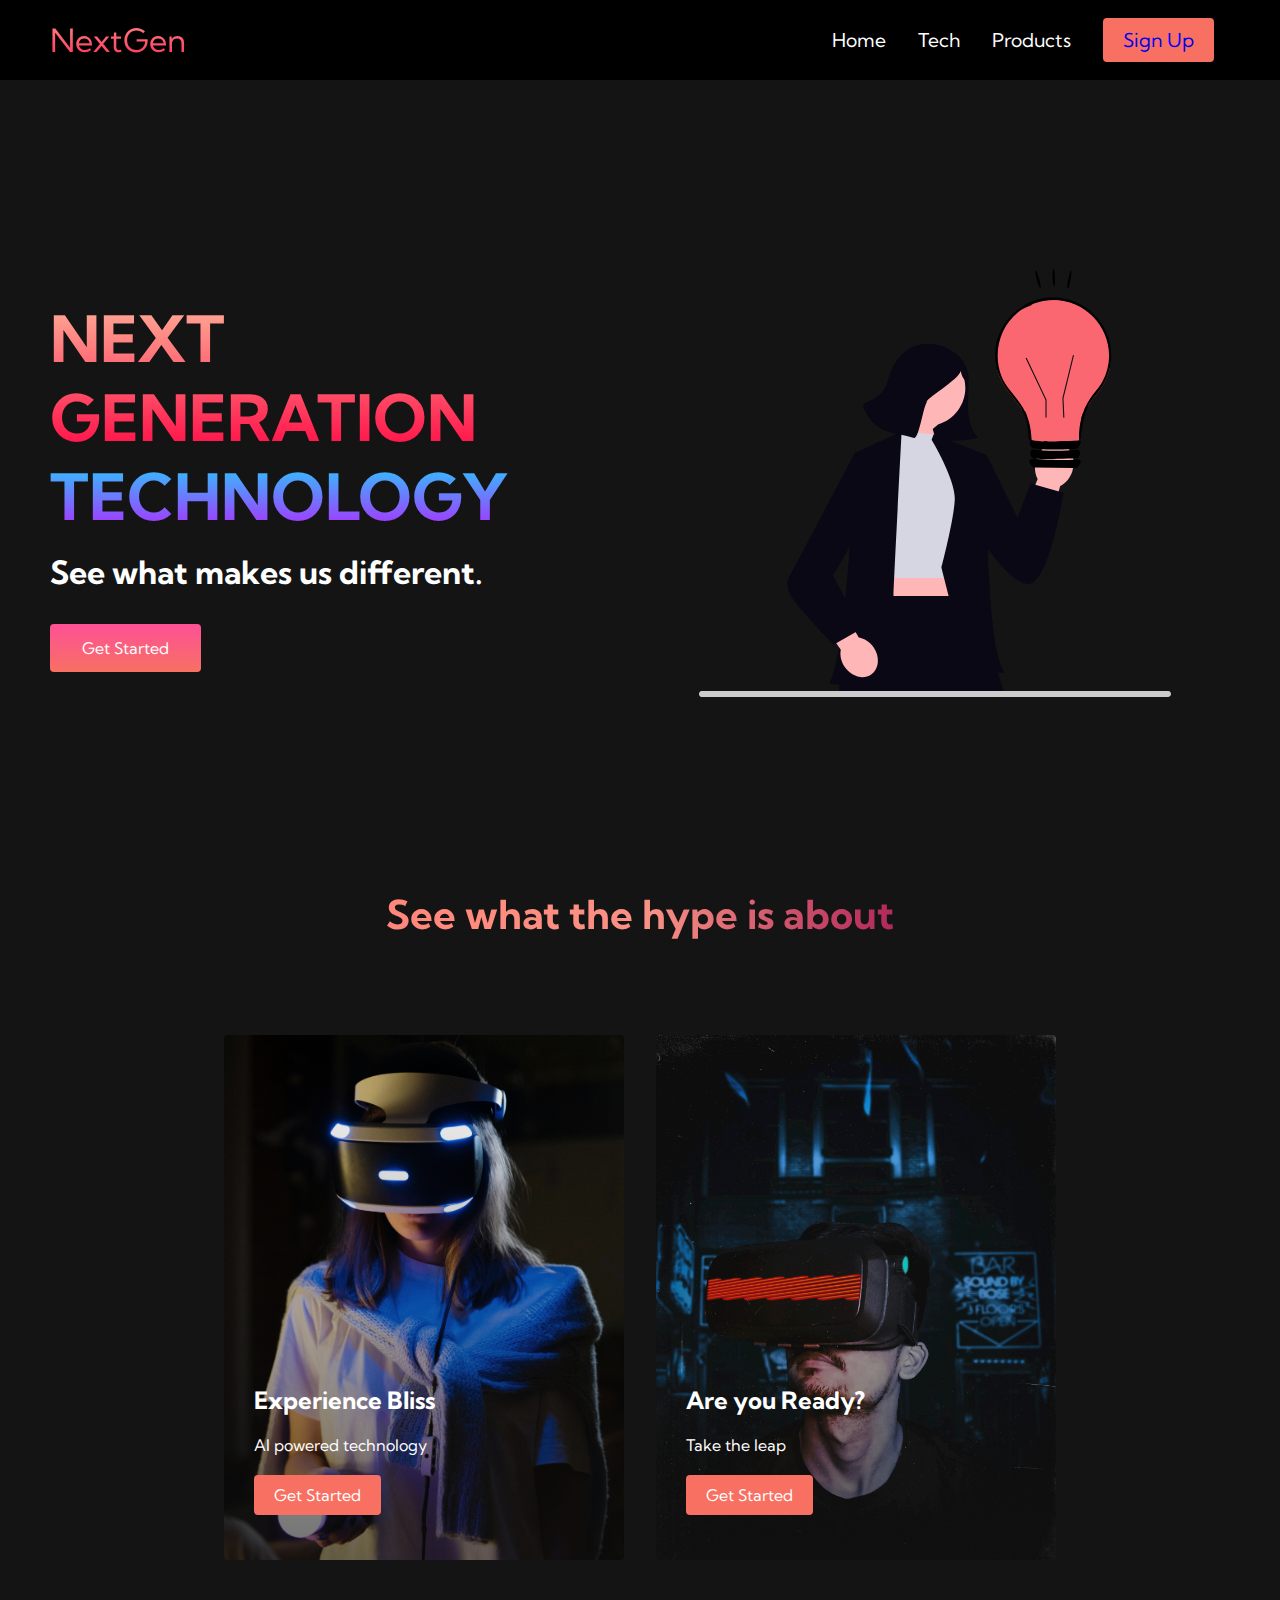
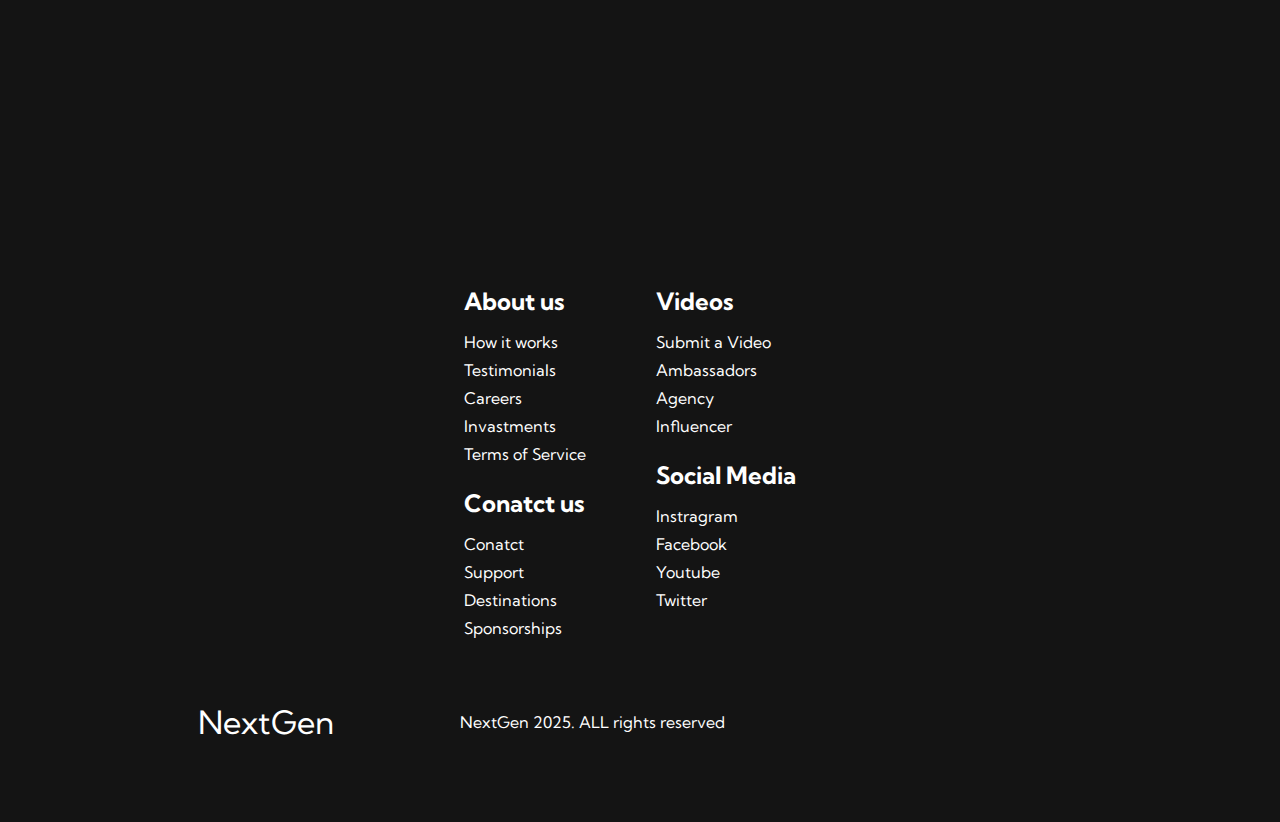
<file: index.html>
<!DOCTYPE html>
<html lang="en">
<head>
    <meta charset="UTF-8"> 
    <meta name="viewport"
    content="width=device-width, initial-scale=1.0"> 
    <title>NextGen Website</title>
    <link rel="stylesheet" href="styles.css">
    <link rel="preconnect" href="https://fonts.googleapis.com">
    <link rel="preconnect" href="https://fonts.gstatic.com" crossorigin>
    <link href="https://fonts.googleapis.com/css2?family=Kumbh+Sans:wght@100..900&display=swap" rel="stylesheet">
</head>

<body>

    <nav class="navbar">
        <div class="navbar__container">
            <a href="/" id="navbar__logo">NextGen</a>
            <div class="navbar__toggle" id="mobile-menu">
                <span class="bar"></span>
                <span class="bar"></span>
                <span class="bar"></span>
            </div>
            <ul class="navbar__menu">
                <li class="navbar__item">
                    <a href="/" class="navbar__links">Home</a>
                </li>
                <li class="navbar__item">
                    <a href="/tech.html" class="navbar__links">Tech</a>
                </li>
                <li class="navbar__item">
                    <a href="/" class="navbar__links">Products</a>
                </li>
                <li class="navbar__btn">
                    <a href="/" class="button">Sign Up</a>
                </li>
            </ul>
        </div>
    </nav>

    <!--Hero Section-->
<div class="main">
    <div class="main__container">
        <div class="main__content">
            <h1>NEXT GENERATION</h1>
            <h2>TECHNOLOGY</h2>
            <p>See what makes us different.</p>
            <button class="main__btn"><a href="/">Get Started</a></button>
        </div>
        <div class="main__img--container">
            <img src="images/pic1.svg.svg" alt="pic" id="main__img">
        </div>
    </div>
</div>

<!--Services Section-->
<div class="services">
    <h1>See what the hype is about</h1>
    <div class="services__container">
        <div class="services__card">
            <h2>Experience Bliss</h2>
            <p>AI powered technology</p>
            <button>Get Started</button>
        </div>
        <div class="services__card">
            <h2>Are you Ready?</h2>
            <p>Take the leap</p>
            <button>Get Started</button>
        </div>
    </div>
</div>

<!--Footer Section--> 
<div class="footer__container">
    <div class="footer__links">
        <div class="fooetr__link--wrapper">
            <div class="footer__link--items">
                <h2>About us</h2>
                <a href="/">How it works</a>
                <a href="/">Testimonials</a>
                <a href="/">Careers</a>
                <a href="/">Invastments</a>
                <a href="/">Terms of Service</a>
            </div>

            <div class="footer__link--items">
                <h2>Conatct us</h2>
                <a href="/">Conatct</a>
                <a href="/">Support</a>
                <a href="/">Destinations</a>
                <a href="/">Sponsorships</a>
            </div>
        </div>

        <div class="fooetr__link--wrapper">
            <div class="footer__link--items">
                <h2>Videos</h2>
                <a href="/">Submit a Video</a>
                <a href="/">Ambassadors</a>
                <a href="/">Agency</a>
                <a href="/">Influencer</a>
            </div>

            <div class="footer__link--items">
                <h2>Social Media</h2>
                <a href="/">Instragram</a>
                <a href="/">Facebook</a>
                <a href="/">Youtube</a>
                <a href="/">Twitter</a>
            </div>
        </div>
    </div>
    <div class="social__media">
        <div class="social__media--wrap">
            <div class="footer__logo">
                <a href="/" id="footer__logo"><i class="fas fa-gem"></i>NextGen</a>
            </div>
            <p class="website__rights">NextGen 2025. ALL rights reserved</p>
            <div class="social__icons">
                <a href="/" class="social__icon--link" target="_blank">
                    <i class="fab fa-facebook"></i>
                </a>
                <a href="/" class="social__icon--link" target="_blank">
                    <i class="fab fa-instragram"></i>
                </a>
                <a href="/" class="social__icon--link" target="_blank">
                    <i class="fab fa-twitter"></i>
                </a>
                <a href="/" class="social__icon--link" target="_blank">
                    <i class="fab fa-linkedin"></i>
                </a>
                <a href="/" class="social__icon--link" target="_blank">
                    <i class="fab fa-youtube"></i>
                </a>
            </div>
        </div>
    </div>
</div>



    <script src="app.js"></script>
</body>
</html>
</file>
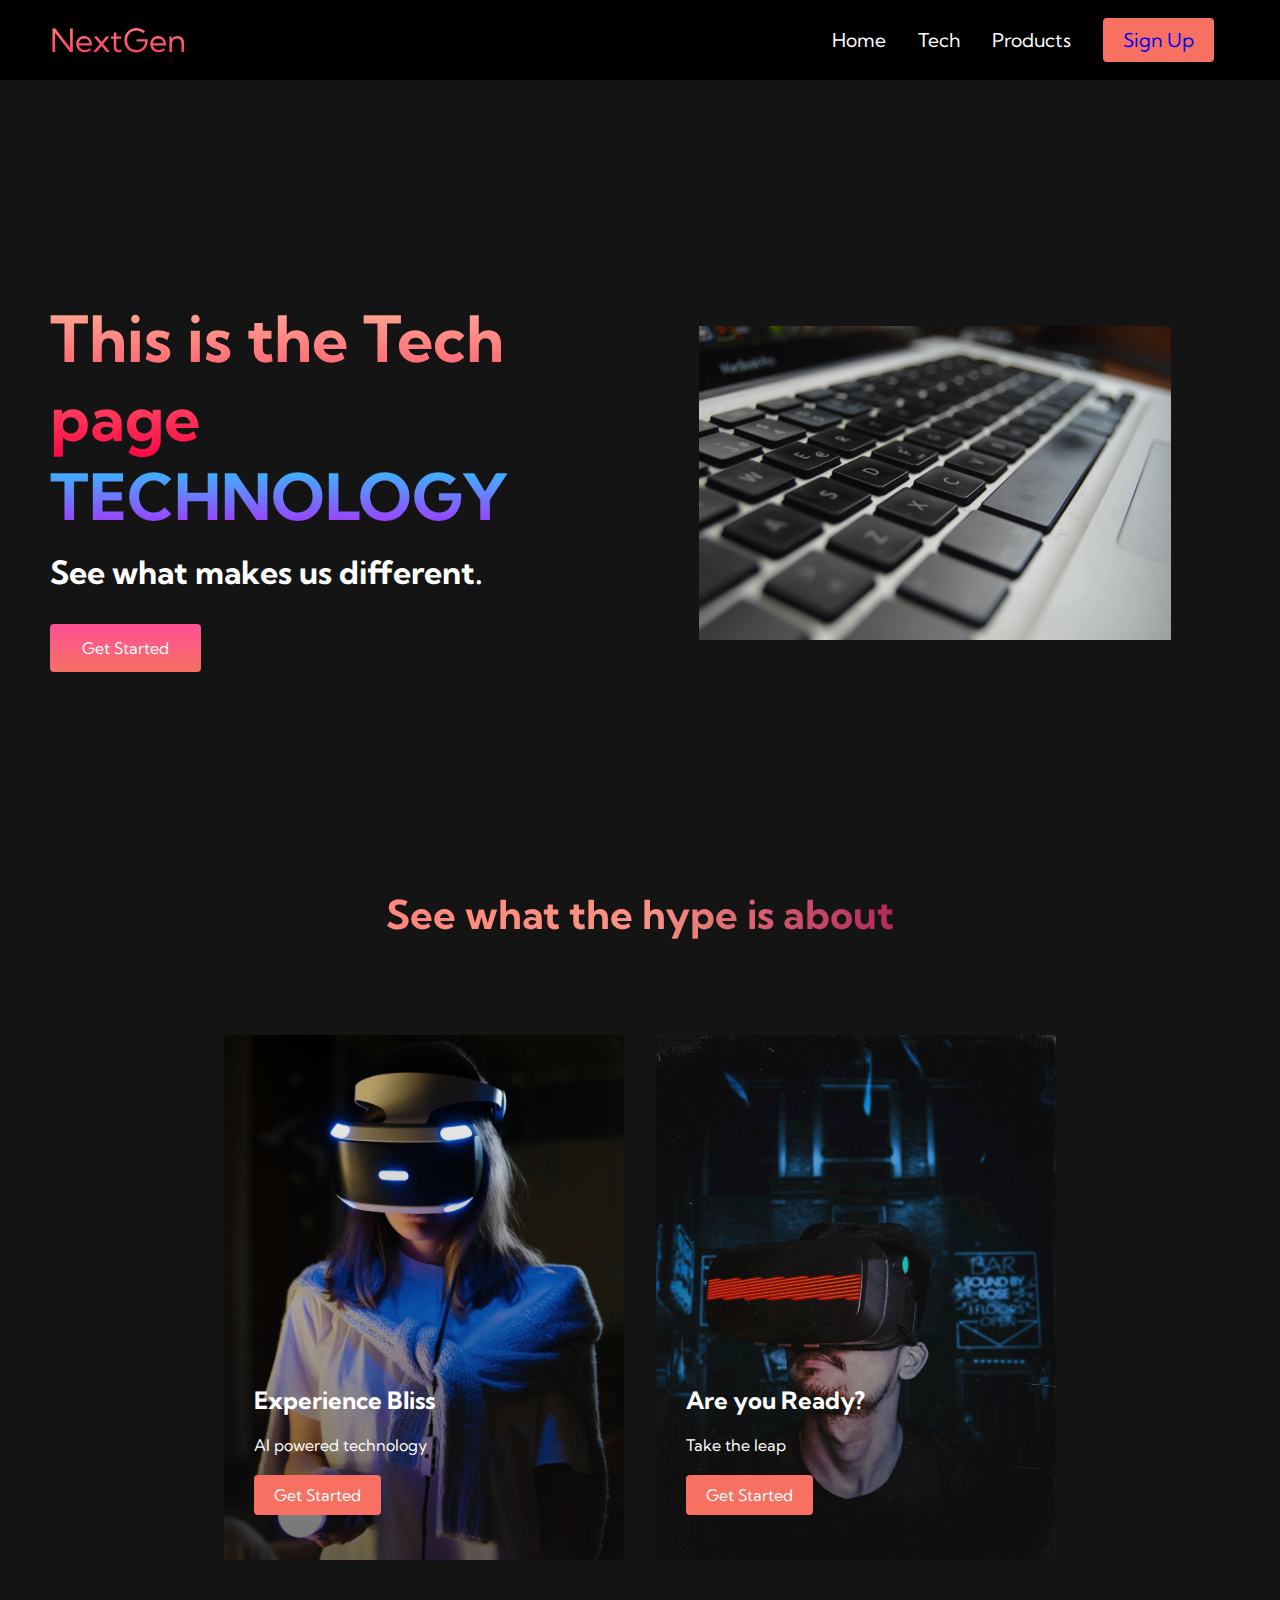
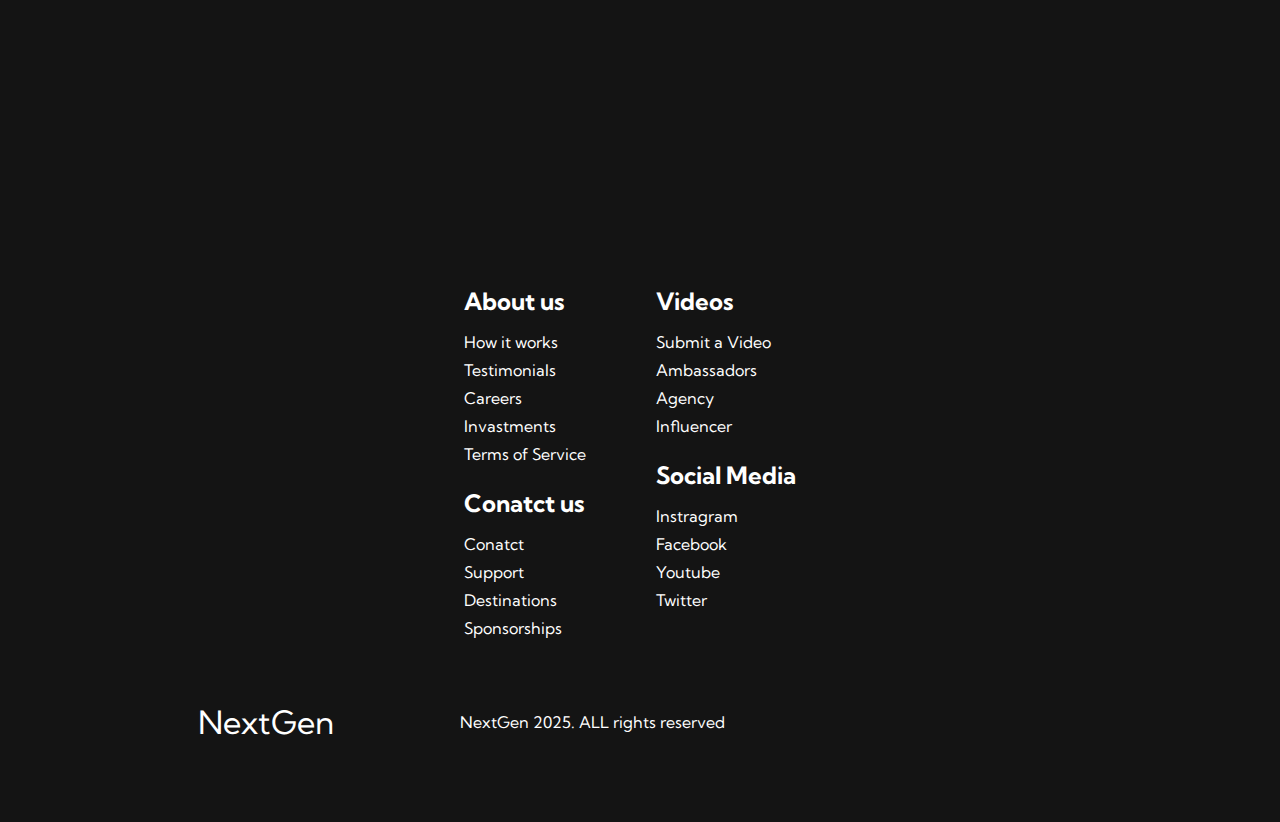
<file: tech.html>
<!DOCTYPE html>
<html lang="en">
<head>
    <meta charset="UTF-8"> 
    <meta name="viewport"
    content="width=device-width, initial-scale=1.0"> 
    <title>NextGen Website</title>
    <link rel="stylesheet" href="styles.css">
    <link rel="preconnect" href="https://fonts.googleapis.com">
    <link rel="preconnect" href="https://fonts.gstatic.com" crossorigin>
    <link href="https://fonts.googleapis.com/css2?family=Kumbh+Sans:wght@100..900&display=swap" rel="stylesheet">
</head>

<body>

    <nav class="navbar">
        <div class="navbar__container">
            <a href="/" id="navbar__logo">NextGen</a>
            <div class="navbar__toggle" id="mobile-menu">
                <span class="bar"></span>
                <span class="bar"></span>
                <span class="bar"></span>
            </div>
            <ul class="navbar__menu">
                <li class="navbar__item">
                    <a href="/" class="navbar__links">Home</a>
                </li>
                <li class="navbar__item">
                    <a href="/tech.html" class="navbar__links">Tech</a>
                </li>
                <li class="navbar__item">
                    <a href="/" class="navbar__links">Products</a>
                </li>
                <li class="navbar__btn">
                    <a href="/" class="button">Sign Up</a>
                </li>
            </ul>
        </div>
    </nav>

    <!--Hero Section-->
<div class="main">
    <div class="main__container">
        <div class="main__content">
            <h1>This is the Tech page</h1>
            <h2>TECHNOLOGY</h2>
            <p>See what makes us different.</p>
            <button class="main__btn"><a href="/">Get Started</a></button>
        </div>
        <div class="main__img--container">
            <img src="images/keyboard.jpg" alt="pic" id="main__img">
        </div>
    </div>
</div>

<!--Services Section-->
<div class="services">
    <h1>See what the hype is about</h1>
    <div class="services__container">
        <div class="services__card">
            <h2>Experience Bliss</h2>
            <p>AI powered technology</p>
            <button>Get Started</button>
        </div>
        <div class="services__card">
            <h2>Are you Ready?</h2>
            <p>Take the leap</p>
            <button>Get Started</button>
        </div>
    </div>
</div>

<!--Footer Section--> 
<div class="footer__container">
    <div class="footer__links">
        <div class="fooetr__link--wrapper">
            <div class="footer__link--items">
                <h2>About us</h2>
                <a href="/">How it works</a>
                <a href="/">Testimonials</a>
                <a href="/">Careers</a>
                <a href="/">Invastments</a>
                <a href="/">Terms of Service</a>
            </div>

            <div class="footer__link--items">
                <h2>Conatct us</h2>
                <a href="/">Conatct</a>
                <a href="/">Support</a>
                <a href="/">Destinations</a>
                <a href="/">Sponsorships</a>
            </div>
        </div>

        <div class="fooetr__link--wrapper">
            <div class="footer__link--items">
                <h2>Videos</h2>
                <a href="/">Submit a Video</a>
                <a href="/">Ambassadors</a>
                <a href="/">Agency</a>
                <a href="/">Influencer</a>
            </div>

            <div class="footer__link--items">
                <h2>Social Media</h2>
                <a href="/">Instragram</a>
                <a href="/">Facebook</a>
                <a href="/">Youtube</a>
                <a href="/">Twitter</a>
            </div>
        </div>
    </div>
    <div class="social__media">
        <div class="social__media--wrap">
            <div class="footer__logo">
                <a href="/" id="footer__logo"><i class="fas fa-gem"></i>NextGen</a>
            </div>
            <p class="website__rights">NextGen 2025. ALL rights reserved</p>
            <div class="social__icons">
                <a href="/" class="social__icon--link" target="_blank">
                    <i class="fab fa-facebook"></i>
                </a>
                <a href="/" class="social__icon--link" target="_blank">
                    <i class="fab fa-instragram"></i>
                </a>
                <a href="/" class="social__icon--link" target="_blank">
                    <i class="fab fa-twitter"></i>
                </a>
                <a href="/" class="social__icon--link" target="_blank">
                    <i class="fab fa-linkedin"></i>
                </a>
                <a href="/" class="social__icon--link" target="_blank">
                    <i class="fab fa-youtube"></i>
                </a>
            </div>
        </div>
    </div>
</div>



    <script src="app.js"></script>
</body>
</html>
</file>
<file: styles.css>
* {
    box-sizing: border-box;
    margin: 0;
    padding: 0;
    font-family: 'kumbh Sans', sans-serif;
}


.navbar{
    background: black;
    height: 80px;
    display: flex;
    justify-content: center;
    align-items: center;
    font-size: 1.2rem;
    position: sticky;
    top: 0;
    z-index: 999;

}

.navbar__container {
    display: flex;
    justify-content: space-between;
    height: 80px;
    z-index: 1;
    width: 100%;
    max-width: 1300px;
    margin: 0 auto;
    padding: 0 50px;
}

#navbar__logo {
    background-color: #ff8177;
    background-image: linear-gradient(to top, #ff0844 0%, #ffb199 100%);
    background-size: 100%;
    -webkit-background-clip: text;
    -moz-background-clip: text;
    -webkit-text-fill-color: transparent;
    -moz-text-fill-color: transparent;
    display: flex;
    align-items: center;
    cursor: pointer;
    text-decoration: none;
    font-size: 2rem;
}

.fa-gem {
    margin-right: 0.5rem;
}

.navbar__menu{
    display: flex;
    align-items: center;
    list-style: none;
    text-align: center;
}

.navbar__item {
    height: 80px;
}

.navbar__links{
    color: #fff;
    display: flex;
    align-items: center;
    justify-content: center;
    text-decoration: none;
    padding: 0 1rem;
    height: 100%;
}

.navbar__btn{
    display: flex;
    justify-content: center;
    align-items: center;
    padding: 0 1rem;
    width: 100%;
}

.button {
    display: flex;
    justify-content: center;
    align-items: center;
    text-decoration: none;
    padding: 10px 20px;
    height: 100%;
    width: 100%;
    border: none;
    outline: none;
    border-radius: 4px;
    background: #f77062;
    columns: #fff;
}

.button:hover {
    background: #4837ff;
    transition: all 0.3s ease;
}

.navbar__links:hover {
    color: #f77062;
    transition: all 0.3s ease;
}

@media screen and (max-width: 960px) {
    .navbar__container {
        display: flex;
        justify-content: space-between;
        height: 80px;
        z-index: 1;
        width: 100%;
        max-width: 1300px;
        padding: 0;
    }

    .navbar__menu {
        display: grid;
        grid-template-columns: auto;
        margin: 0;
        width: 100%;
        position: absolute;
        top: -1000px;
        opacity: 0;
        transition: all 0.5s ease;
        height: 50vh;
        z-index: -1;
        background-color: #131313;
    }

    .navbar__menu.active {
        background-color: #131313;
        top: 100%;
        opacity: 1;
        transition: all 0.5s ease;
        z-index: 99;
        height: 50vh;
        font-size: 1.6rem; 
    }

    #navbar__logo {
        padding-left: 25px;
    }

    .navbar__toggle .bar {
        width: 25px;
        height: 3px;
        margin: 5px auto;
        transition: all 0.3s ease-in-out;
        background: #fff;
    }

    .navbar__item {
        width: 100%;
    }

    .navbar__links {
        text-align: center;
        padding: 2rem;
        width: 100%;
        display: table;
    }

    #mobile-menu {
        position: absolute;
        top: 20%;
        right: 5%;
        transform: translate(5%, 20%);
    }

    .navbar__btn {
        padding-bottom: 2rem;
    }

    .button {
        display: flex;
        justify-content: center;
        align-items: center;
        width: 80%;
        height: 80px;
        margin: 0;
    }

    .navbar__toggle .bar {
        display: block;
        cursor: pointer;
    }

    #mobile-menu.is-active .bar:nth-child(2) {
        opacity: 0;
    }

    #mobile-menu.is-active .bar:nth-child(1) {
        transform: translateY(8px) rotate(45deg);
    }

    #mobile-menu.is-active .bar:nth-child(3) {
        transform: translateY(-8px) rotate(-45deg);
    }

}

    /* Hero Section CSS */

.main {
    background-color: #141414;
}

.main__container {
    display: grid;
    grid-template-columns: 1fr 1fr;
    align-items: center;
    justify-self: center;
    margin: 0 auto;
    height: 90vh;
    background-color: #141414;
    z-index: 1;
    width: 100%;
    max-width: 1300px;
    padding: 0 50px;
}

.main__content h1 {
    font-size: 4rem;
    background-color: #ff8177;
    background-image: linear-gradient(to top, #ff0844 0%, #ffb199 100%);
    background-size: 100%;
    -webkit-background-clip: text;
    -moz-background-clip: text;
    -webkit-text-fill-color: transparent;
    -moz-text-fill-color: transparent; 
}

.main__content h2 {
    font-size: 4rem;
    background-color: #ff8177;
    background-image: linear-gradient(to top, #b721ff 0%, #21d4fd 100%);
    background-size: 100%;
    -webkit-background-clip: text;
    -moz-background-clip: text;
    -webkit-text-fill-color: transparent;
    -moz-text-fill-color: transparent; 
}

.main__content p {
    margin-top: 1rem;
    font-size: 2rem;
    font-weight: 700;
    color: #fff;
}

.main__btn {
    font-size: 1rem;
    background-image: linear-gradient(to top, #f77062 0%, #fe5196 100%);
    padding: 14px 32px;
    border: none;
    border-radius: 4px;
    color: #fff;
    margin-top: 2rem;
    cursor: pointer;
    position: relative;
    transition: all 0.35s;
    outline: none;
}

.main__btn a {
    position: relative;
    z-index: 2;
    color: #fff;
    text-decoration: none;
}

.main__btn:after {
    position: absolute;
    content: '';
    top: 0;
    left: 0;
    width: 0;
    height: 100%;
    background: #4837ff;
    transition: 0.35s;
    border-radius: 4px;
}

.main__btn:hover {
    color: #fff;
}

.main__btn:hover:after {
    width: 100%;
}

.main__img--container {
    text-align: center;
}

#main__img {
    height: 80%;
    width: 80%;
}

/* Mobile Responsive */

@media screen and (max-width: 768px) {
    .main__container {
        display: grid;
        grid-template-columns: auto;
        align-items: center;
        justify-self: center;
        width: 100%;
        margin: auto;
        height: 90vh;
    }

    .main__content {
        text-align: center;
        margin-bottom: 4rem;
    }

    .main__content h1 {
        font-size: 2.5rem;
        margin-top: 2rem;
    }

    .main__content h2 {
        font-size: 3rem;
    }

    .main__content p {
        margin-top: 1rem;
        font-size: 1.5rem;
    }
}

@media screen and (max-width: 480px) {
    .main__content h1 {
        font-size: 2rem;
        margin-top: 3rem;
    }

    .main__content h2 {
        font-size: 2rem;
    }

    .main__content p {
        margin-top: 2rem;
        font-size: 1.5rem;
    }
    .main__btn {
        padding: 12px 36px;
        margin: 2.5rem 0;
    }
}

/* Services Section CSS */
.services {
    background: #141414;
    display: flex;
    flex-direction: column;
    align-items: center;
    height: 100vh;
}

.services h1 {
    background-color: #ff8177;
    background-image: linear-gradient(to right,
    #ff8177 0%, 
    #ff867a 0%, 
    #ff8c7f 21%,
    #f99185 52%,
    #cf556c 78%,
    #b1285b 100%
    );
    background-size: 100%;
    margin-bottom: 5rem;
    font-size: 2.5rem;
    -webkit-background-clip: text;
    -moz-background-clip: text;
    -webkit-text-fill-color: transparent;
    -moz-text-fill-color: transparent; 
}

.services__container {
    display: flex;
    justify-content: center;
    flex-wrap: wrap;
}

.services__card {
    margin: 1rem;
    height: 525px;
    width: 400px;
    border-radius: 4px;
    background-image: linear-gradient(to bottom, rgba(0,0,0,0)
    0%, rgba(17,17,17,0.6) 100%), 
    url('/images/vr-pic1.jpg');
    background-size: cover;
    position: relative;
    color: #fff;
}

.services__card:nth-child(2) {
    background-image: linear-gradient(to bottom, rgba(0,0,0,0)
    0%, rgba(17,17,17,0.6) 100%), 
    url('/images/vr-pic2.jpg');
}

.services h2 {
    position: absolute;
    top: 350px;
    left: 30px;
}

.services__card  p {
    position: absolute;
    top: 400px;
    left: 30px;
}

.services__card button {
    color: #fff;
    padding: 10px 20px;
    border: none;
    outline: none;
    border-radius: 4px;
    background: #f77062;
    position: absolute;
    top: 440px;
    left: 30px;
    font-size: 1rem;
    cursor: pointer;
}

.services__card:hover {
    transform: scale(1.075);
    transition: 0.2s ease-in;
    cursor: pointer;
}

@media screen and (max-width: 960px) {
    .services {
        height: 1600px;
    }
    .services h1 {
        font-size: 2rem;
        margin-top: 12rem;
    }
}

@media screen and (max-width:480px) {
    .services {
        height: 1400px;
    }

    .services h1 {
        font-size: 1.2rem;
    }

    .services__card {
        width: 300px;
    }
}

/* Foot CSS */

.footer__container {
    background-color: #141414;
    padding: 5rem 0;
    display: flex;
    flex-direction: column;
    justify-content: center;
    align-items: center;
}

#footer__logo {
    color: #fff;
    display: flex;
    align-items: center;
    cursor: pointer;
    text-decoration: none;
    font-size: 2rem;
}

.footer__links {
    width: 100%;
    max-width: 1000px;
    display: flex;
    justify-content: center;
}

.footer__link--wrapper {
    display: flex;
}

.footer__link--items {
    display: flex;
    flex-direction: column;
    align-items: flex-start;
    margin: 16px;
    text-align: left;
    width: 160px;
    box-sizing: border-box;
}

.footer__link--items h2 {
    margin-bottom: 16px;
}

.footer__link--items > h2 {
    color: #fff;
}

.footer__link--items a {
    color: #fff;
    text-decoration: none;
    margin-bottom: 0.5rem;
}

.footer__link--items a:hover {
    color: #e9e9e9;
    transition: 0.3s ease-out;
}

/* Social icons */

.social__icon--link {
    color: #fff;
    font-size: 24px;
}

.social__media {
    max-width: 1000px;
    width: 100%;
}

.social__media--wrap {
    display: flex;
    justify-content: space-between;
    align-items: center;
    width: 90%;
    max-width: 1000px;
    margin: 40px auto 0 auto; 

}

.social__icons {
    display: flex;
    justify-content: space-between;
    align-items: center;
    width: 240px;
}

.social__logo {
    color: #fff;
    justify-self: flex-start;
    margin-left: 20px;
    cursor: pointer;
    text-decoration: none;
    font-size: 2rem;
    display: flex;
    align-items: center;
    margin-bottom: 16px;

}

.website__rights {
    color: #fff;
}

@media sreen and (max-width: 820px) {
    .footer__links {
        padding-top: 2rem;
    }

    #footer__logo {
        margin-bottom: 2rem;
    }

    .website__rights {
        margin-bottom: 2rem;
    }

    .footer__link--wrapper {
        flex-direction: column;
    }

    .social__media--wrap {
        flex-direction: column;
    }
}

@media screen and (max-width: 480px) {
    .footer__link--items {
        margin: 0;
        padding: 10px;
        width: 100%;
    }
}
</file>
